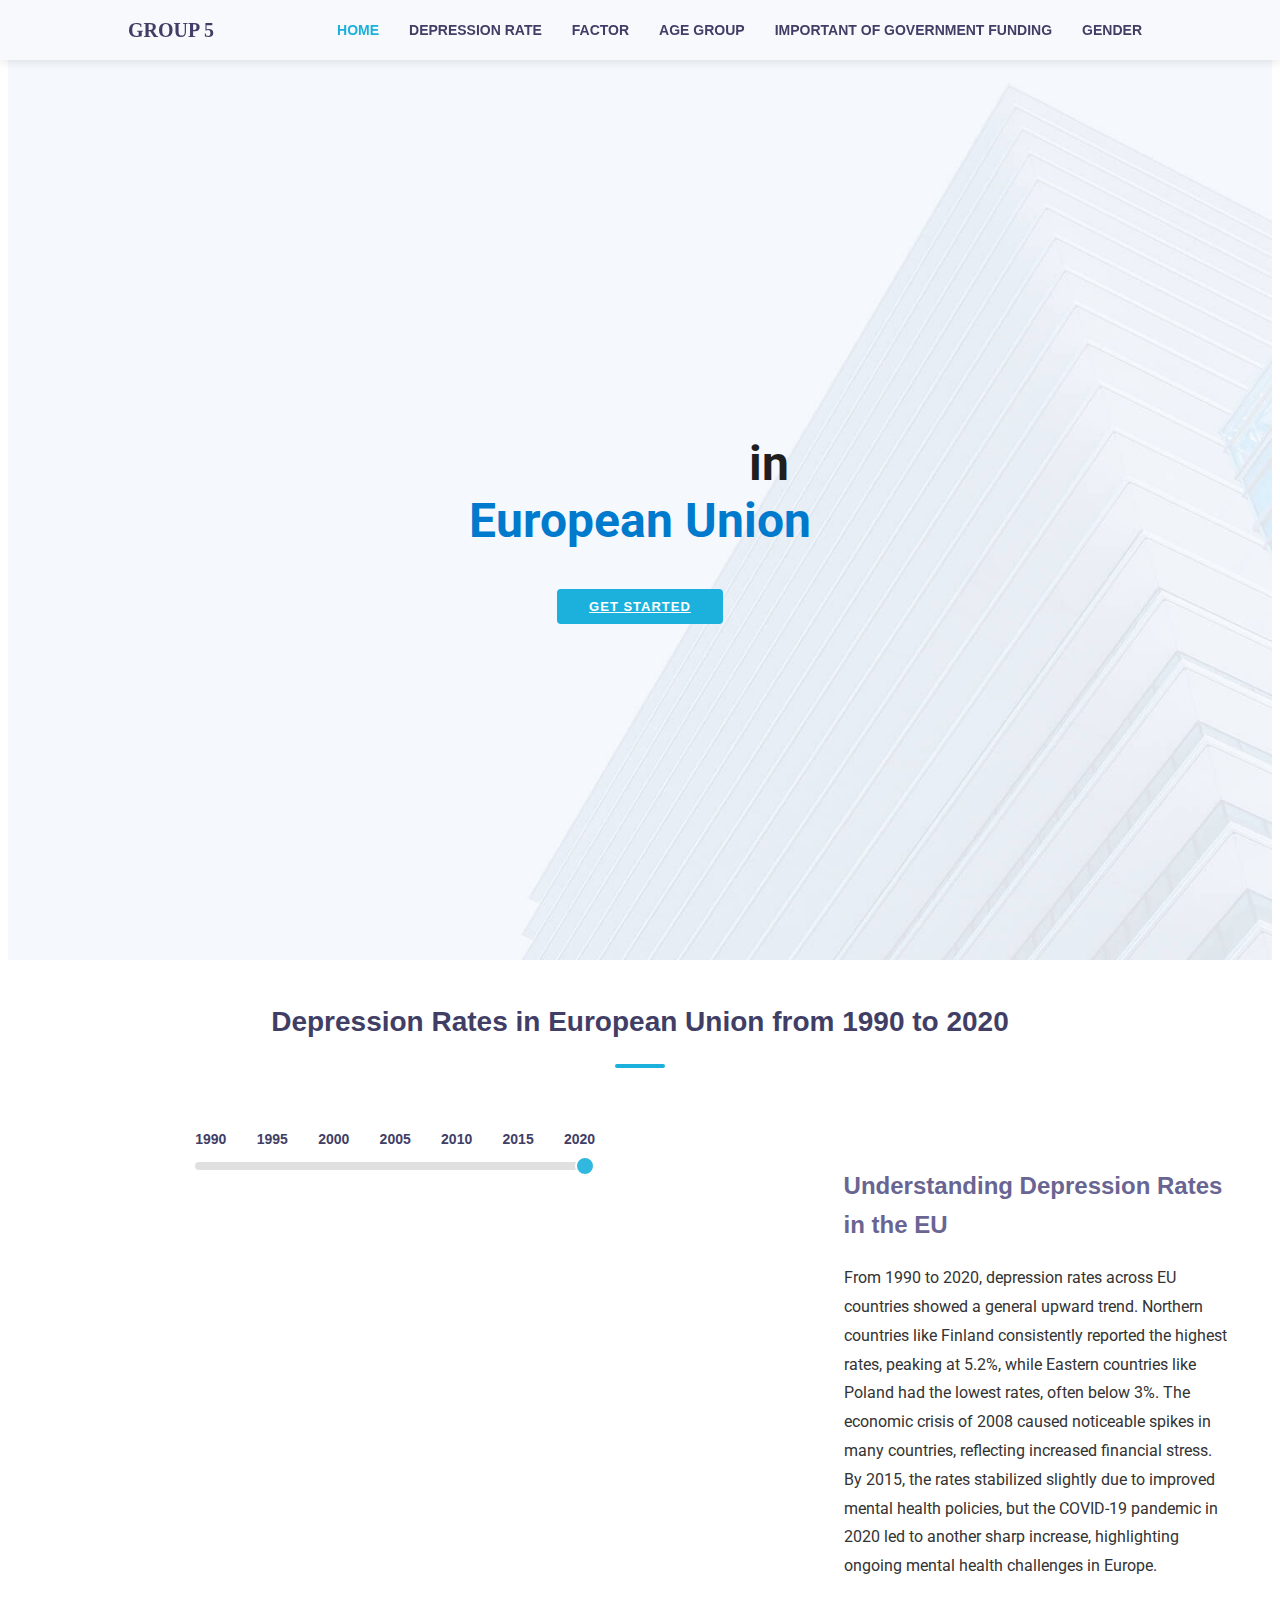
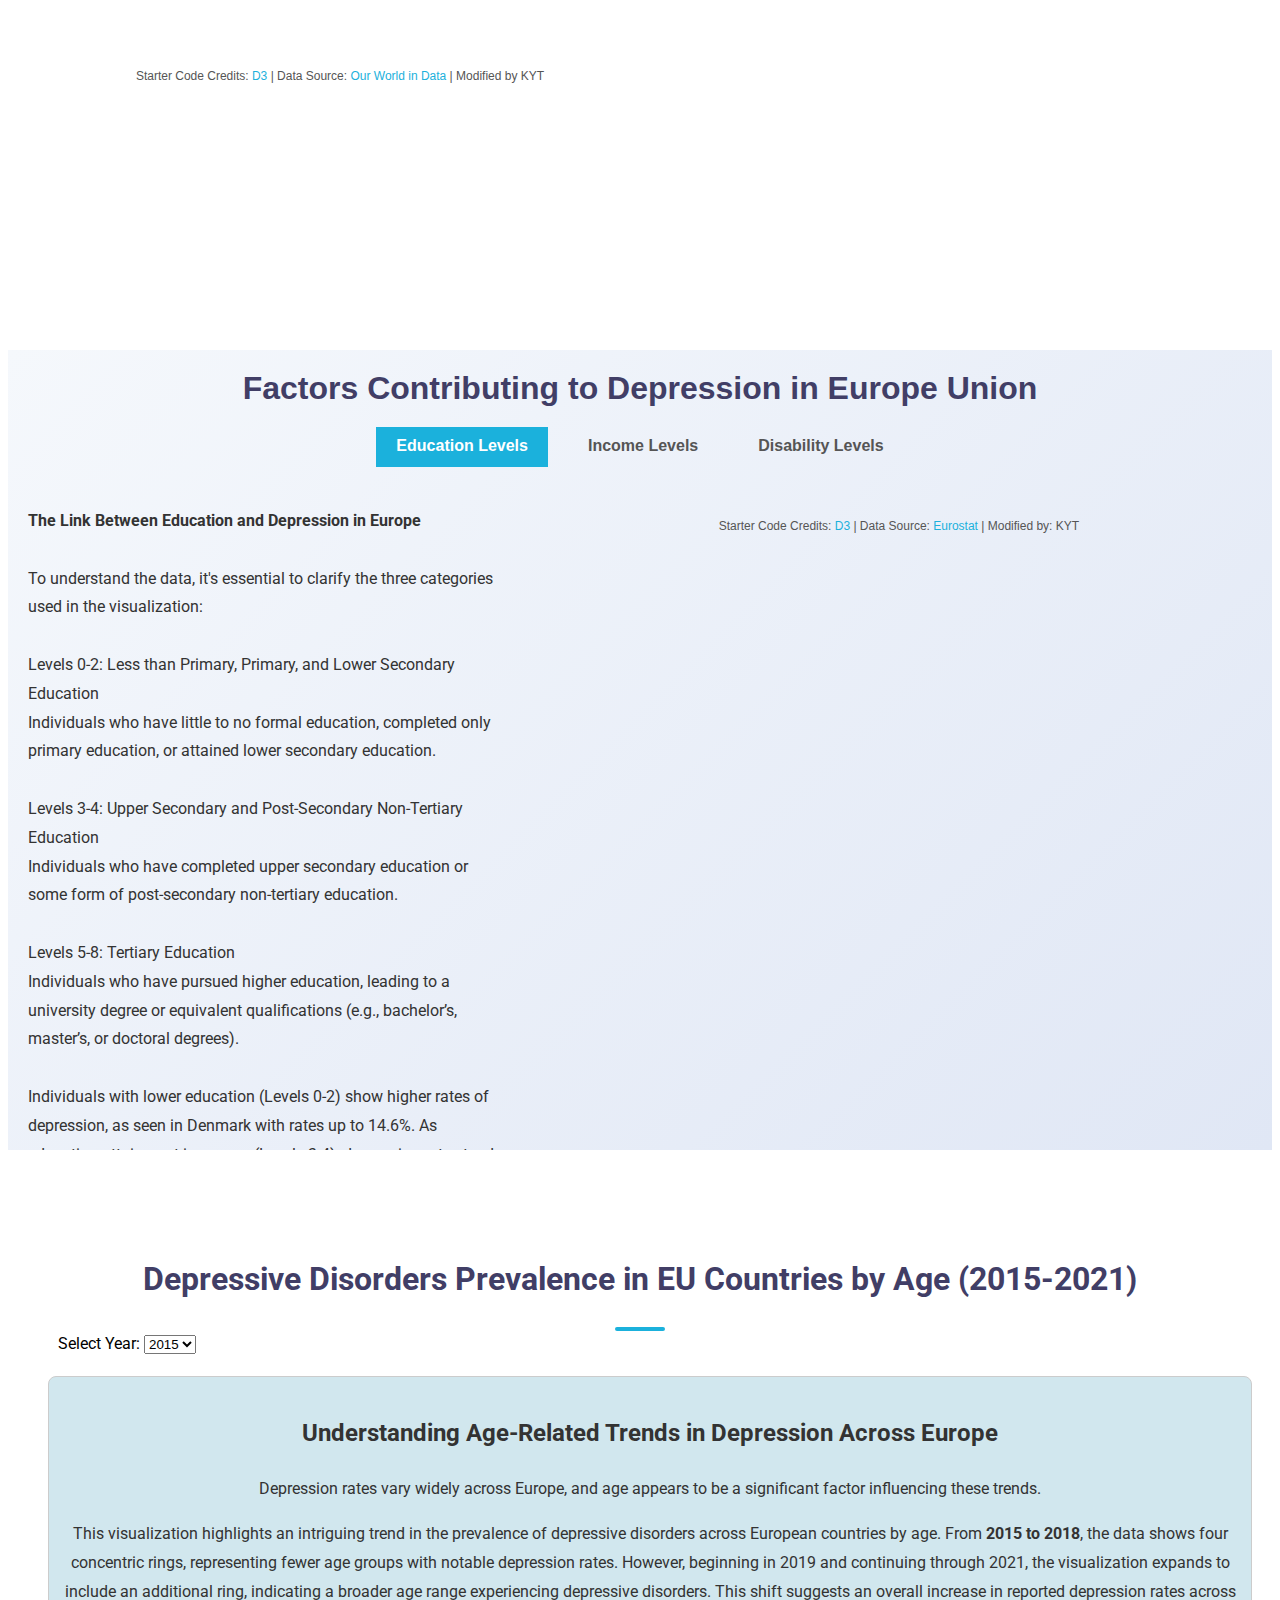
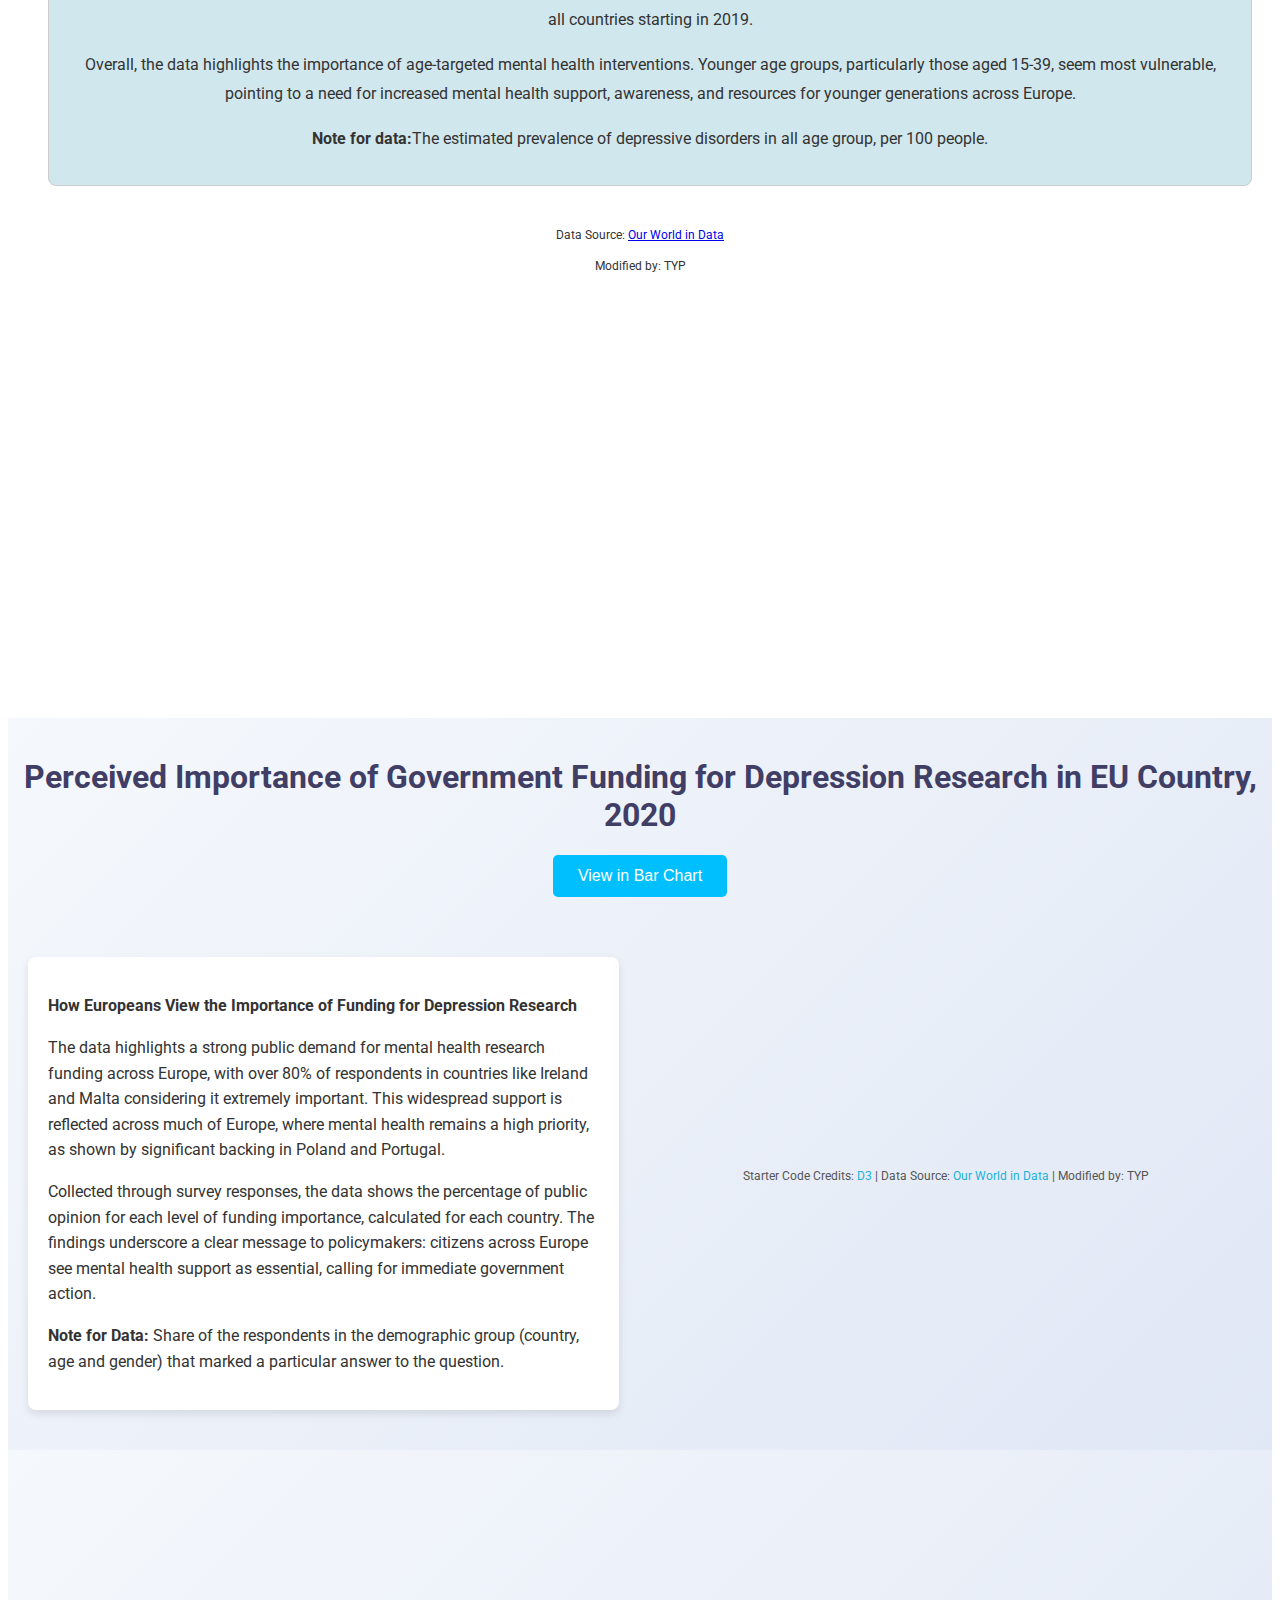
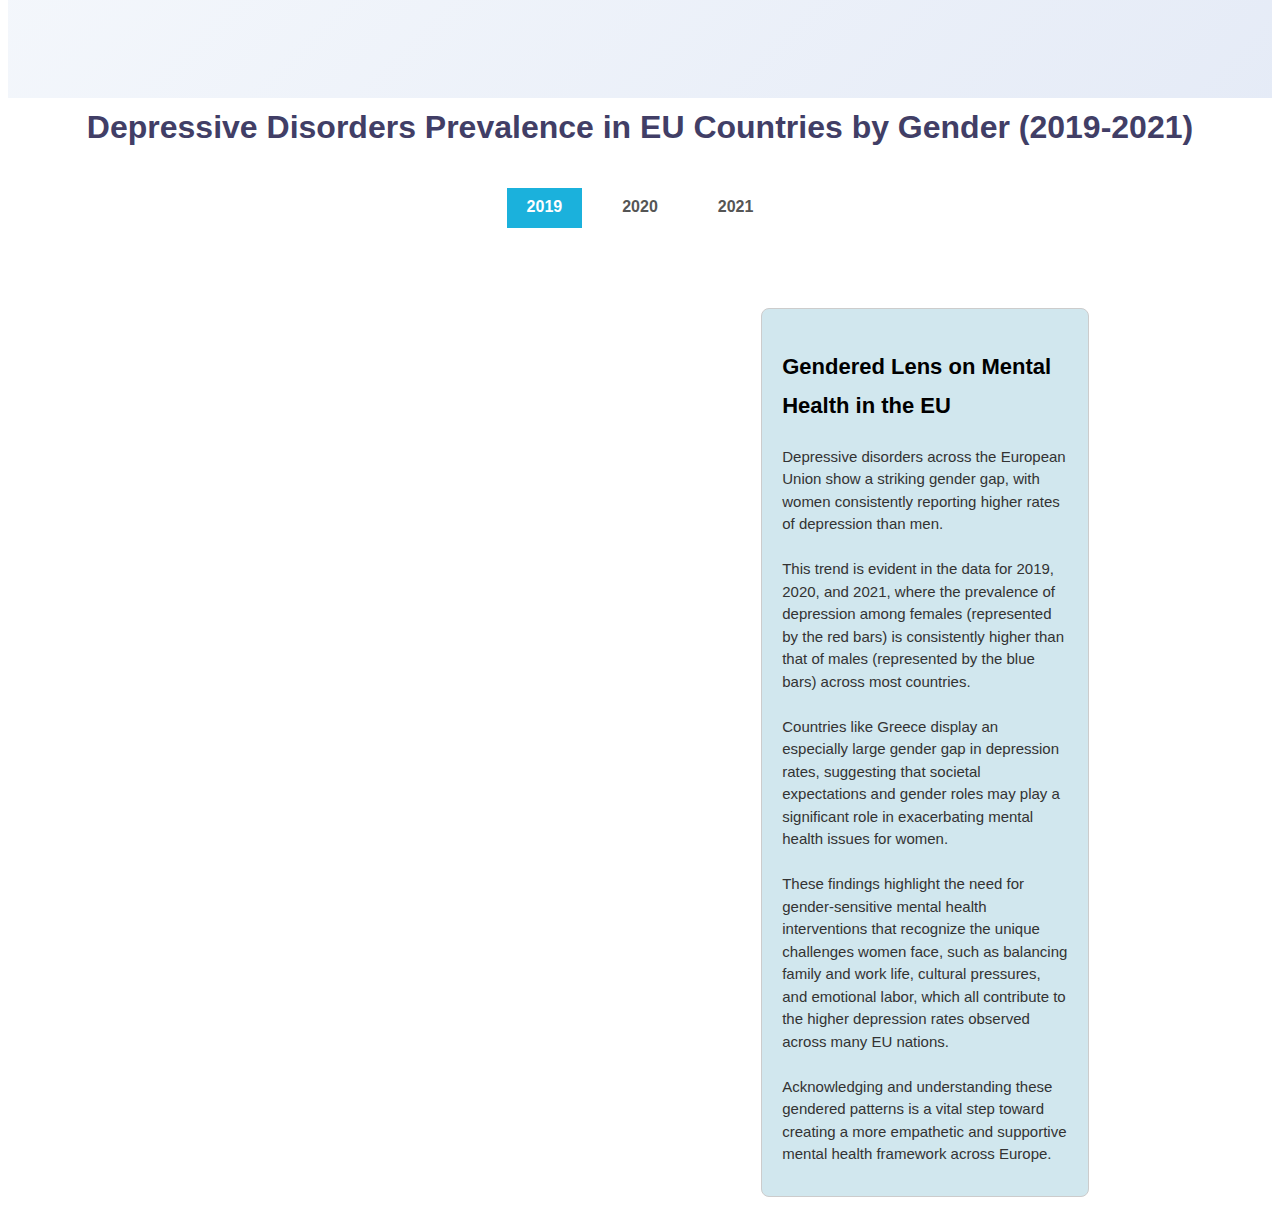
<file: website/index.html>
<!DOCTYPE html>
<html lang="en">
<head>
    <meta charset="UTF-8">
    <meta name="viewport" content="width=device-width, initial-scale=1.0">
    <title>Welcome to Our Website</title>

    <!-- Main Stylesheets -->
    <link href="style.css" rel="stylesheet">

    <!-- Google Fonts -->
    <link href="https://fonts.googleapis.com/css2?family=Roboto:wght@400;700&display=swap" rel="stylesheet">

    <!-- D3.js Library -->
    <script src="https://d3js.org/d3.v6.min.js"></script>
</head>
<body>
    <header id="header">
        <div id="container">
            <div class="header-left">
                <span>GROUP 5</span>
            </div>
            <nav class="main-nav">
                <ul>
                    <li class="active"><a href="#intro">Home</a></li>
                    <li><a href="#design1">Depression Rate</a></li>
                    <li><a href="#design2">Factor</a></li>
                    <li><a href="#design3">Age Group</a></li>
                    <li><a href="#design4">Important of Government Funding</a></li>
                    <li><a href="#design5">Gender</a></li>
                </ul>
            </nav>
        </div>
    </header>

    <section id="intro" class="clearfix">
        <div class="intro-container">
            <div class="intro-info">
                <h2><span class="flip-text">D</span><span class="flip-text">e</span><span class="flip-text">p</span><span class="flip-text">r</span><span class="flip-text">e</span><span class="flip-text">s</span><span class="flip-text">s</span><span class="flip-text">i</span><span class="flip-text">o</span><span class="flip-text">n</span> in<br><span>European Union</span></h2>
                <div>
                    <a href="#design1" class="btn-get-started scrollto">Get Started</a>
                </div>
            </div>
        </div>
    </section>
    

    <section id="design1" class="clearfix">
        <div class="container d-flex h-100">
            <embed type="text/html" src="../design1/design1.html" width="100%" height="800">
        </div>
    </section>

    <section id="design2" class="clearfix">
        <div class="container d-flex h-100">
            <embed type="text/html" src="../design2/design2.html" width="100%" height="800">
        </div>
    </section>

    <section id="design3" class="clearfix">
        <div class="container d-flex h-100">
            <embed type="text/html" src="../design3/design3.html" width="100%" height="1080">
        </div>
    </section>

    <section id="design4" class="clearfix">
        <div class="container d-flex h-100">
            <embed type="text/html" src="../design4/design4.html" width="100%" height="980">
        </div>
    </section>

    <section id="design5" class="clearfix">
        <div class="container d-flex h-100">
            <embed type="text/html" src="../design5/design5.html" width="100%" height="1100">
        </div>
    </section>

</body>
</html>
</file>
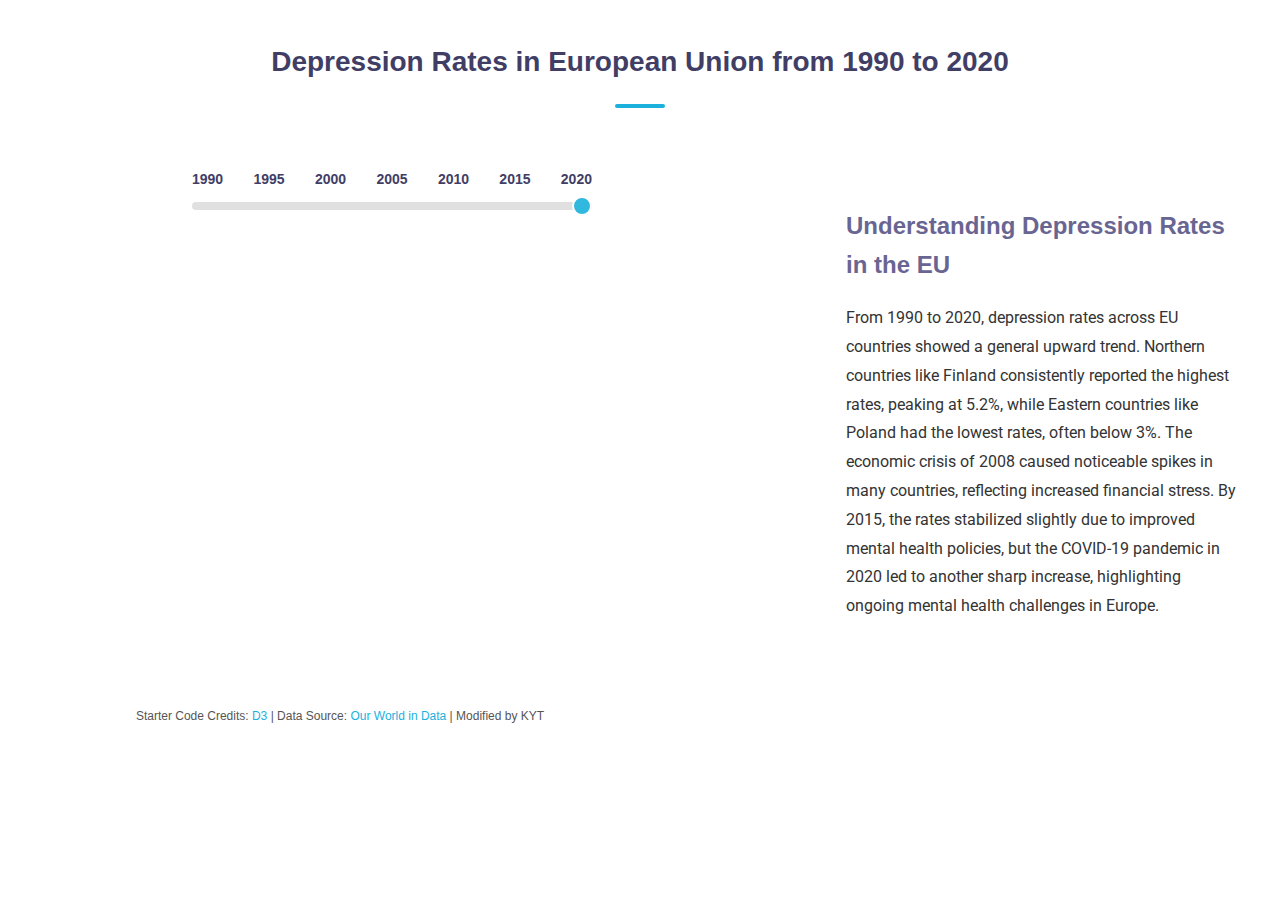
<file: design1/design1.html>
<!DOCTYPE html>
<html lang="en">
<head>
    <meta charset="UTF-8">
    <meta name="viewport" content="width=device-width, initial-scale=1.0">
    <link rel="stylesheet" href="design1.css">
    <link href="https://fonts.googleapis.com/css2?family=Roboto:wght@400;500&display=swap" rel="stylesheet">
    <title>European Union Map with Depression Rates</title>
    <script src="https://d3js.org/d3.v6.min.js"></script>
</head>
<body>
    <div class="header-container">
        <h1>Depression Rates in European Union from 1990 to 2020</h1>
        <div class="underline"></div>
    </div>

    <!-- New wrapper div for layout control -->
    <div class="layout-container">
        <!-- Map on the left side -->
        <div class="map-container">
            <div class="slider-container">
                <div class="slider-labels">
                    <span>1990</span><span>1995</span><span>2000</span><span>2005</span><span>2010</span><span>2015</span><span>2020</span>
                </div>
                <input type="range" id="year-slider" min="1990" max="2020" value="2020" step="1" />
            </div>
            <div id="map"></div>
            <div id="tooltip" class="tooltip"></div>
        </div>

        <!-- Content on the right side -->
        <div class="content">
            <h2>Understanding Depression Rates in the EU</h2>

            <!-- Storytelling Section -->
            <div class="storytelling">
                <p>
                    From 1990 to 2020, depression rates across EU countries showed a general upward trend. Northern countries like Finland consistently reported the highest rates, peaking at 5.2%, while Eastern countries like Poland had the lowest rates, often below 3%. The economic crisis of 2008 caused noticeable spikes in many countries, reflecting increased financial stress. By 2015, the rates stabilized slightly due to improved mental health policies, but the COVID-19 pandemic in 2020 led to another sharp increase, highlighting ongoing mental health challenges in Europe.
                </p>
            </div>
        </div>
    </div>

    <!-- Footer outside map container -->
    <footer class="footer">
        <p>Starter Code Credits: <a href="https://d3js.org" target="_blank">D3</a> | Data Source: <a href="https://ourworldindata.org/grapher/depressive-disorders-prevalence-ihme?tab=table&time=2021..latest" target="_blank">Our World in Data</a> | Modified by KYT</p>
    </footer>

    <script src="design1.js"></script>
    <script>
        // JavaScript to reset the storytelling animation whenever the page is viewed
        document.addEventListener("DOMContentLoaded", function() {
            const storytellingElement = document.querySelector(".storytelling");

            // Reset the animation function
            function resetStorytellingAnimation() {
                storytellingElement.classList.remove("show"); // Remove the "show" class to reset animation
                void storytellingElement.offsetWidth; // Trigger reflow to reset animation
                storytellingElement.classList.add("show"); // Reapply the "show" class to start animation
            }

            // When the user navigates back to the page, reset animation
            window.addEventListener("load", resetStorytellingAnimation);

            // Optionally, listen for hash changes if you're using in-page navigation
            window.addEventListener("hashchange", resetStorytellingAnimation);
        });
    </script>
</body>
</html>
</file>
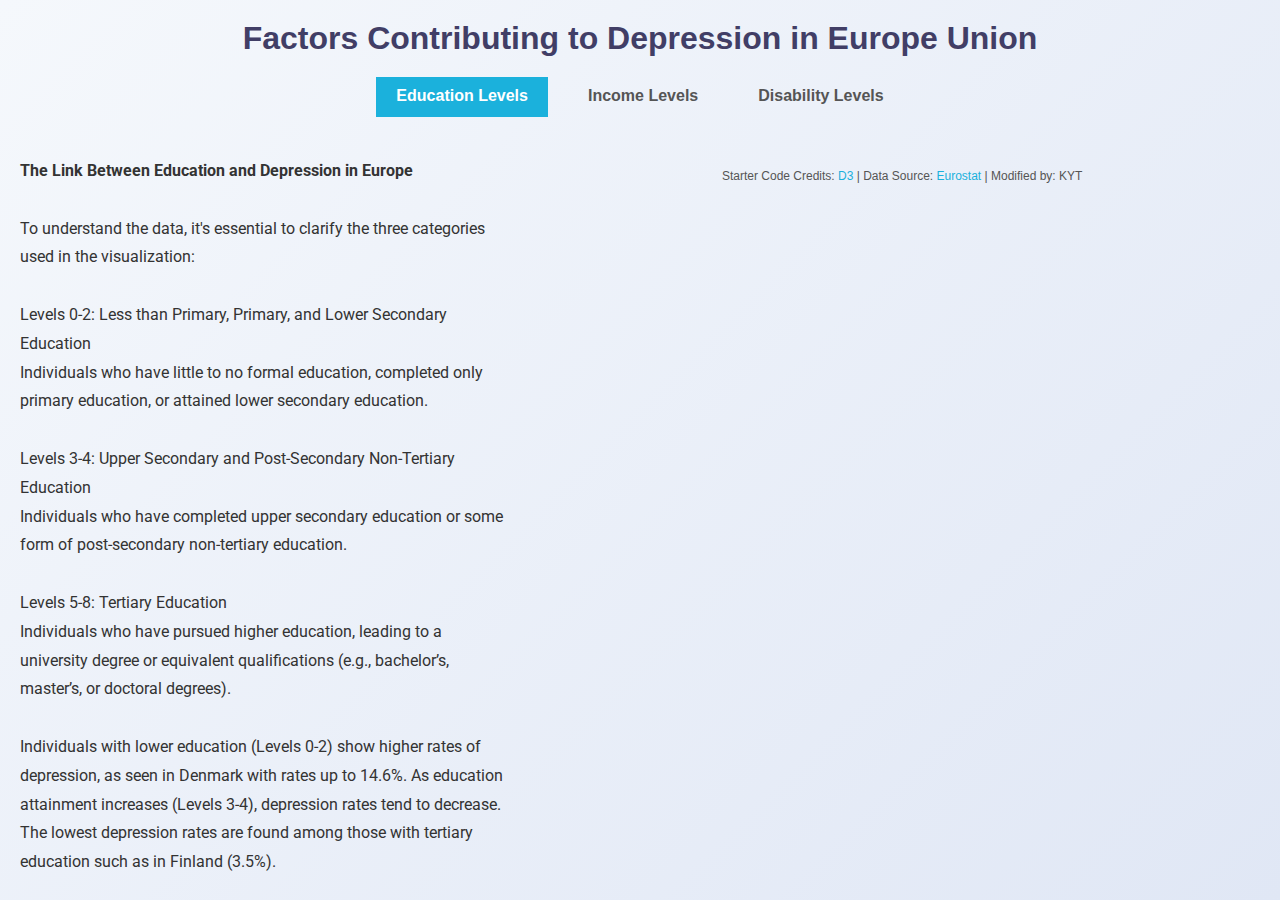
<file: design2/design2.html>
<!DOCTYPE html>
<html lang="en">
<head>
    <meta charset="UTF-8">
    <meta name="viewport" content="width=device-width, initial-scale=1.0">
    <title>Stacked Bar Charts for Factors of Depression</title>
    <link rel="stylesheet" href="design2.css">
    <link href="https://fonts.googleapis.com/css2?family=Roboto:wght@400;500&display=swap" rel="stylesheet">
</head>
<body>
    <h1>Factors Contributing to Depression in Europe Union</h1>
    
    <div class="button-container">
        <button onclick="showChart('education')" class="active">Education Levels</button>
        <button onclick="showChart('income')">Income Levels</button>
        <button onclick="showChart('disability')">Disability Levels</button>
    </div>

    <div class="content-container">
        <div class="description" id="description">
            <!-- Storytelling for Education Levels -->
            <p id="educationDesc" class="desc">
                <strong>The Link Between Education and Depression in Europe</strong><br><br>
                To understand the data, it's essential to clarify the three categories used in the visualization:
                <br><br>
                Levels 0-2: Less than Primary, Primary, and Lower Secondary Education
                <br>
                Individuals who have little to no formal education, completed only primary education, or attained lower secondary education.
                <br><br>
                Levels 3-4: Upper Secondary and Post-Secondary Non-Tertiary Education
                <br>
                Individuals who have completed upper secondary education or some form of post-secondary non-tertiary education.
                <br><br>
                Levels 5-8: Tertiary Education
                <br>
                Individuals who have pursued higher education, leading to a university degree or equivalent qualifications (e.g., bachelor’s, master’s, or doctoral degrees).
                <br><br>
                Individuals with lower education (Levels 0-2) show higher rates of depression, as seen in Denmark with rates up to 14.6%. As education attainment increases (Levels 3-4), depression rates tend to decrease. The lowest depression rates are found among those with tertiary education such as in Finland (3.5%).
            </p>            

            <!-- Storytelling for Income Levels -->
            <p id="incomeDesc" class="desc" style="display:none;">
                <strong>How Financial Hardship Shadows Mental Well-being in Europe</strong><br><br>
                To better understand the data, it is essential to clarify the categories used in the visualization:
                <br><br>
                First Quintile (Lowest Income Group): Represents the poorest 20% of the population.
                <br><br>
                Second Quintile (Lower-Middle Income Group): Individuals with slightly better financial stability than the lowest income group but still facing challenges.
                <br><br>
                Third Quintile (Middle Income Group): Reflects the average income earners, who generally have moderate financial stability.
                <br><br>
                Fourth Quintile (Upper-Middle Income Group): Individuals who are financially secure, with fewer concerns about meeting daily needs.
                <br><br>
                Fifth Quintile (Highest Income Group): Represent the wealthiest 20% of the population.
                <br><br>
                For example, in Sweden, the lowest income group had a higher rate of depression (18.6%), while the highest income group had a lower rate (6.1%). 
            </p>

            <!-- Storytelling for Disability Levels -->
            <p id="disabilityDesc" class="desc" style="display:none;">
                <strong>How Physical Limitations Shape Depression</strong><br><br>
                This analysis explores the association between different levels of physical limitations and the incidence of depression across European countries. To help understand the data, it is first important to clarify the categories used in the visualization:
                <br><br>
                Moderate: This category includes individuals who face some difficulties in daily activities but are still able to manage basic functions independently.
                <br><br>
                Severe: This group represents individuals who have significant physical challenges and often require assistance or adaptations to daily tasks.
                <br><br>
                Some or Severe: This combined category covers moderate and severe limitations.
                <br><br>
                None (no disability): This category includes individuals who report no physical limitations affecting their daily activities, despite depressive symptoms.
                <br><br>
                The deeper the physical limitations, the heavier the mental toll. In countries such as Denmark and Luxembourg, the prevalence of depression among persons with severe disabilities reaches 45.9% and 40.4%.
            </p>
        </div>

        <div class="chart-container">
            <div id="chartContainer">
                <div id="educationChart" class="chart"></div>
                <div id="incomeChart" class="chart"></div>
                <div id="disabilityChart" class="chart"></div>
            </div>

            <!-- Footer Section for each Chart -->
            <footer id="educationFooter" class="data-source">
                <p>Starter Code Credits: <a href="https://d3js.org/" target="_blank">D3</a> | Data Source: <a href="https://ec.europa.eu/eurostat/databrowser/product/view/hlth_ehis_mh1e?category=hlth.hlth_state.hlth_sph" target="_blank">Eurostat</a> | Modified by: KYT</p>
            </footer>
            <footer id="incomeFooter" class="data-source" style="display:none;">
                <p>Starter Code Credits: <a href="https://d3js.org/" target="_blank">D3</a> | Data Source: <a href="https://ec.europa.eu/eurostat/databrowser/view/hlth_ehis_mh1i/default/table?lang=en&category=hlth.hlth_state.hlth_sph" target="_blank">Eurostat</a> | Modified by: KYT</p>
            </footer>
            <footer id="disabilityFooter" class="data-source" style="display:none;">
                <p>Starter Code Credits: <a href="https://d3js.org/" target="_blank">D3</a> | Data Source: <a href="https://ec.europa.eu/eurostat/databrowser/product/view/hlth_ehis_mh1d?category=hlth.hlth_state.hlth_sph" target="_blank">Eurostat</a> | Modified by: KYT</p>
            </footer>
        </div>
    </div>

    <script src="https://d3js.org/d3.v7.min.js"></script>
    <script src="design2.js"></script>
</body>
</html>
</file>
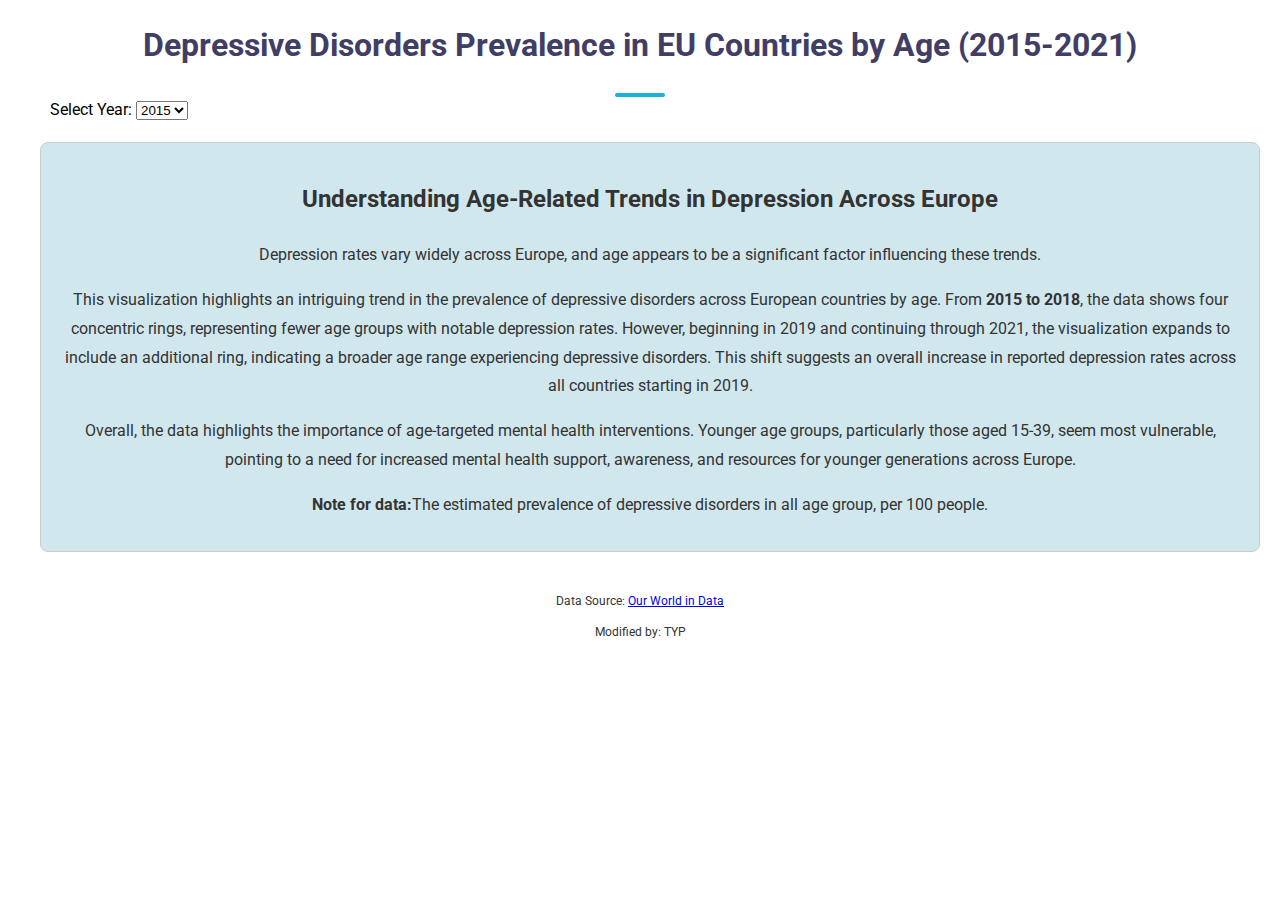
<file: design3/design3.html>
<!DOCTYPE html>
<html lang="en">
<head>
    <meta charset="UTF-8">
    <meta name="viewport" content="width=device-width, initial-scale=1.0">
    <title>Depressive Disorders Prevalence in EU Countries by Age</title>
    <link rel="stylesheet" href="design3.css">
    <link href="https://fonts.googleapis.com/css2?family=Roboto:wght@400;700&display=swap" rel="stylesheet">
</head>
<body>
    <h1>Depressive Disorders Prevalence in EU Countries by Age (2015-2021)</h1>
    <div class="underline"></div>

    <!-- Year Selection Dropdown -->
    <div style="text-align: left; margin-left: 50px;">
        <label for="yearSelect">Select Year:</label>
        <select id="yearSelect">
            <option value="age_2015.csv"selected>2015</option>
            <option value="age_2016.csv">2016</option>
            <option value="age_2017.csv">2017</option>
            <option value="age_2018.csv">2018</option>
            <option value="age_2019.csv">2019</option>
            <option value="age_2020.csv">2020</option>
            <option value="age_2021.csv">2021</option>
        </select>
    </div>

    <div class="content-container">
        <!-- Chart Container on the Left -->
        <div id="chart"></div>
        <div id="tooltip" class="tooltip"></div>

        <!-- Storytelling Section on the Right -->
        <div id="storytelling-section">
            <h2>Understanding Age-Related Trends in Depression Across Europe</h2>
            <p>Depression rates vary widely across Europe, and age appears to be a significant factor influencing these trends.</p>
            <p>This visualization highlights an intriguing trend in the prevalence of depressive disorders across European countries by age. From <strong>2015 to 2018</strong>, the data shows four concentric rings, representing fewer age groups with notable depression rates. However, beginning in 2019 and continuing through 2021, the visualization expands to include an additional ring, indicating a broader age range experiencing depressive disorders. This shift suggests an overall increase in reported depression rates across all countries starting in 2019.</p>
            <p>Overall, the data highlights the importance of age-targeted mental health interventions. Younger age groups, particularly those aged 15-39, seem most vulnerable, pointing to a need for increased mental health support, awareness, and resources for younger generations across Europe.</p>
            <p><strong>Note for data:</strong>The estimated prevalence of depressive disorders in all age group, per 100 people.</p>
        </div>
    </div>

    <footer class="data-source">
        <p>Data Source: <a href="https://ourworldindata.org/grapher/depressive-disorders-prevalence-by-age?tab=table" target="_blank">Our World in Data</a></p>
        <p>Modified by: TYP</p>
    </footer>

    <script src="https://d3js.org/d3.v7.min.js"></script>
    <script src="design3.js"></script>
</body>

</html>
</file>
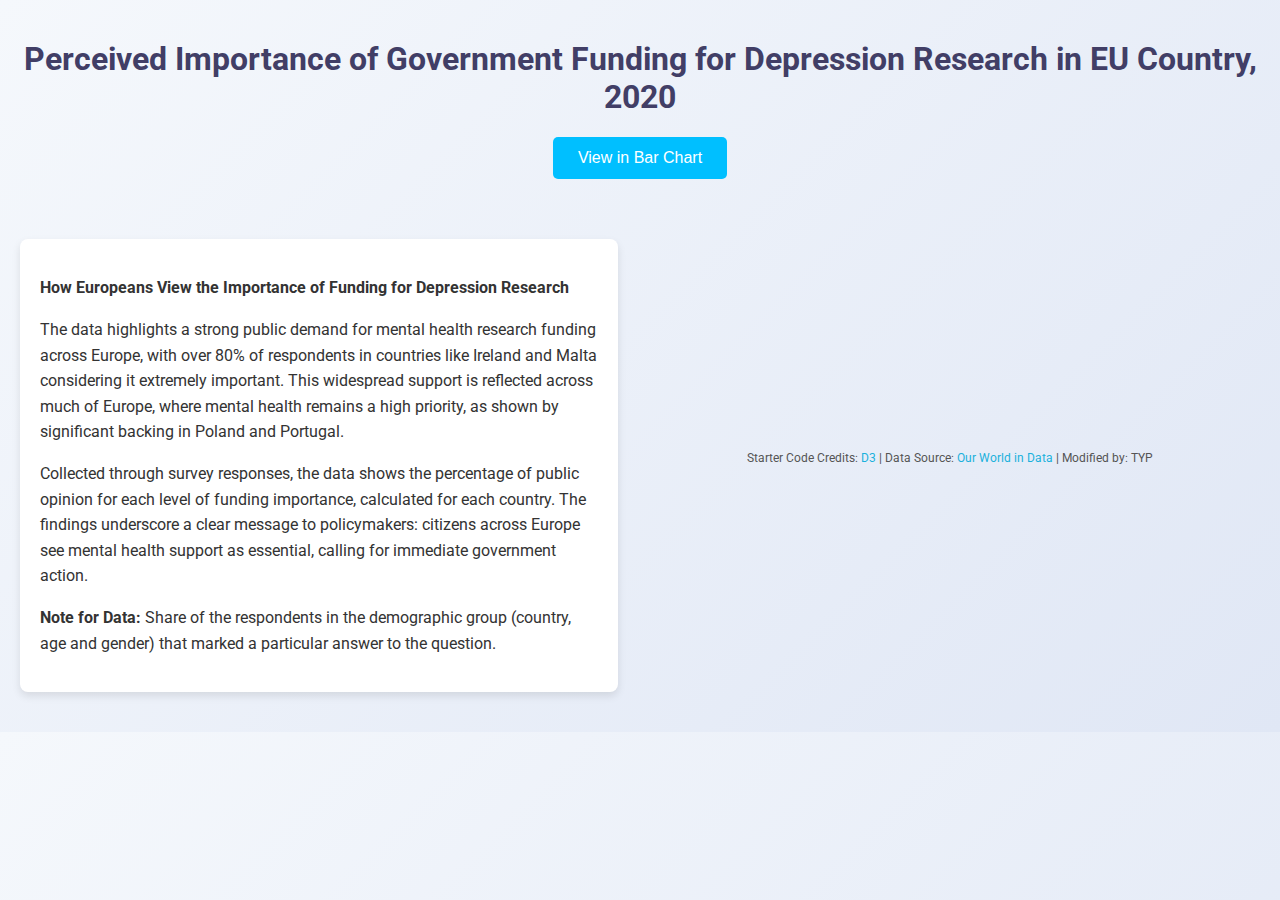
<file: design4/design4.html>
<!DOCTYPE html>
<html lang="en">
<head>
    <meta charset="UTF-8">
    <meta name="viewport" content="width=device-width, initial-scale=1.0">
    <title>Perceived Importance of Government Funding for Depression Research</title>
    <link rel="stylesheet" href="design4.css">
    <link href="https://fonts.googleapis.com/css2?family=Roboto:wght@400;500&display=swap" rel="stylesheet">
</head>
<body>
    <h1>Perceived Importance of Government Funding for Depression Research in EU Country, 2020</h1>
    
    <div class="button-container">
        <button onclick="toggleChartType()" class="active">View in Bar Chart</button>
    </div>

    <div class="content-container">
        <div class="description" id="description">
            <p><strong>How Europeans View the Importance of Funding for Depression Research</strong></p>
            <p>The data highlights a strong public demand for mental health research funding across Europe, with over 80% of respondents in countries like Ireland and Malta considering it extremely important. This widespread support is reflected across much of Europe, where mental health remains a high priority, as shown by significant backing in Poland and Portugal.</p>
            <p>Collected through survey responses, the data shows the percentage of public opinion for each level of funding importance, calculated for each country. The findings underscore a clear message to policymakers: citizens across Europe see mental health support as essential, calling for immediate government action.</p>
            <p><strong>Note for Data:</strong> Share of the respondents in the demographic group (country, age and gender) that marked a particular answer to the question.</p>
        </div>

        <div class="chart-container">
            <div id="heatmap-chart" class="chart"></div>
            <div id="bar-chart-container" class="chart"></div>

            <!-- Footer for data source -->
            <footer class="data-source">
                <p>Starter Code Credits: <a href="https://d3js.org/" target="_blank">D3</a> | Data Source: <a href="https://ourworldindata.org/grapher/importance-government-funding-research-anxiety-depression?country=AUT~BEL~BGR~HRV~CYP~CZE~DNK~EST~FIN~FRA~DEU~GRC~HUN~IRL~ITA~LVA~LTU~MLT~NLD~POL~PRT~ROU~SVN~SVK~ESP~SWE" target="_blank">Our World in Data</a> | Modified by: TYP</p>
            </footer>
        </div>
    </div>

    <script src="https://d3js.org/d3.v7.min.js"></script>
    <script src="design4.js"></script>
</body>
</html>
</file>
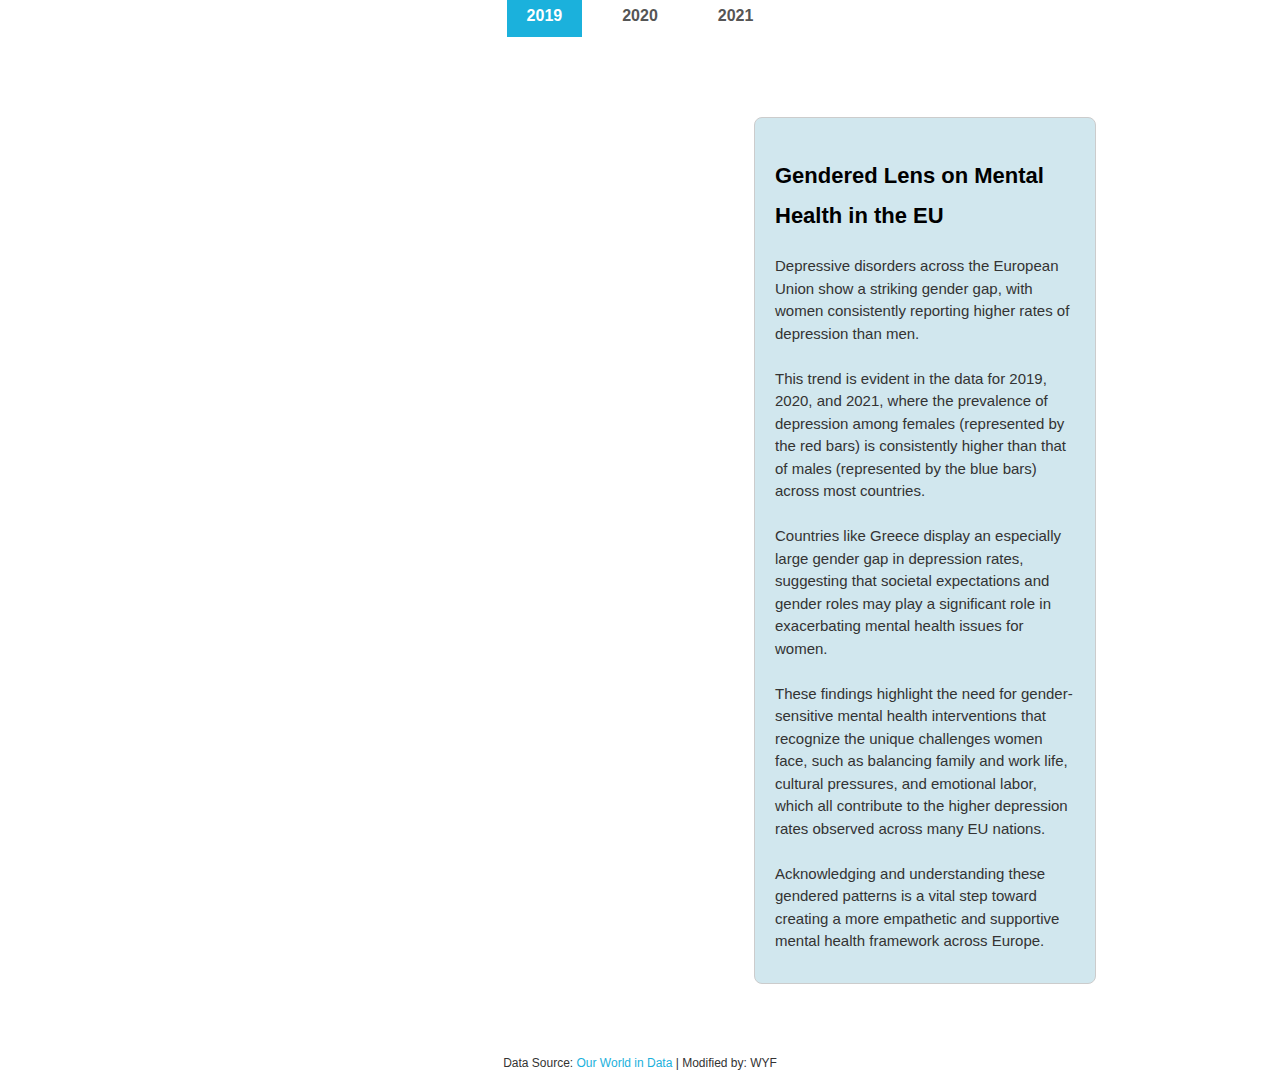
<file: design5/design5.html>
<!DOCTYPE html>
<html lang="en">
<head>
    <meta charset="UTF-8">
    <meta name="viewport" content="width=device-width, initial-scale=1.0">
    <title>Depressive Disorders Prevalence in EU Countries by Gender</title>
    <script src="https://d3js.org/d3.v6.min.js"></script>
    <link rel="stylesheet" href="design5.css">
</head>
<body>
    <div class="title-container">
        <h1>Depressive Disorders Prevalence in EU Countries by Gender (2019-2021)</h1>
    </div>

    <!-- Buttons for selecting year -->
    <div class="button-container">
        <button class="button active" id="button-2019">2019</button>
        <button class="button" id="button-2020">2020</button>
        <button class="button" id="button-2021">2021</button>
    </div>

    <!-- Chart and explanation sections -->
    <div class="container">
        <div class="chart-section">
            <svg id="chart" width="800" height="500"></svg>
        </div>
        <div class="explanation-section">
            <h2><strong>Gendered Lens on Mental Health in the EU</strong></h2>
            <p>
                Depressive disorders across the European Union show a striking gender gap, with women consistently reporting higher rates of depression than men.
                <br><br> 
                This trend is evident in the data for 2019, 2020, and 2021, where the prevalence of depression among females (represented by the red bars) is consistently higher 
                than that of males (represented by the blue bars) across most countries.
                <br><br>
                Countries like Greece display an especially large gender gap in depression rates, suggesting that societal expectations and gender roles may play a significant role in 
                exacerbating mental health issues for women. 
                <br><br> 
                These findings highlight the need for gender-sensitive mental health interventions that recognize the unique challenges women face, 
                such as balancing family and work life, cultural pressures, and emotional labor, which all contribute to the higher depression rates observed across many EU nations.
                <br><br> 
                Acknowledging and understanding these gendered patterns is a vital step toward creating a more empathetic and supportive 
                mental health framework across Europe.
            </p>
        </div>
    </div>

    <!-- Footer Section for the Chart -->
    <div class="footer">
        <p>Data Source: <a href="https://ourworldindata.org/grapher/depressive-disorders-prevalence-males-vs-females?time=2015" target="_blank">Our World in Data</a> | Modified by: WYF</p>
    </div>

    <script src="design5.js"></script>
</body>
</html>
</file>
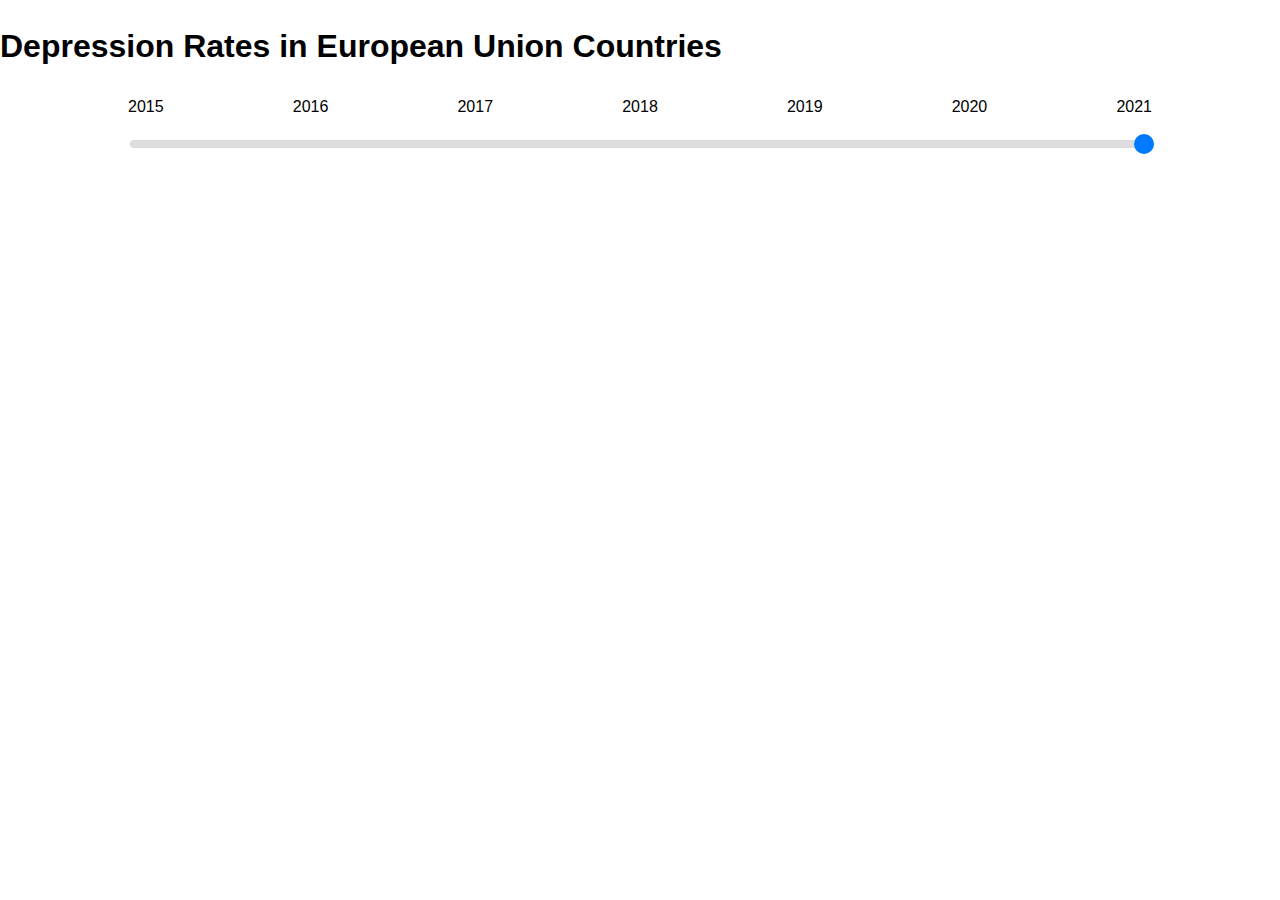
<file: map/design1.html>
<!DOCTYPE html>
<html lang="en">
<head>
    <meta charset="UTF-8">
    <meta name="viewport" content="width=device-width, initial-scale=1.0">
    <link rel="stylesheet" href="design1.css">
    <title>European Union Map with Depression Rates</title>
    <script src="https://d3js.org/d3.v6.min.js"></script>
</head>
<body>

    <h1>Depression Rates in European Union Countries</h1>

    <div class="slider-container">
        <div class="slider-labels">
            <span>2015</span>
            <span>2016</span>
            <span>2017</span>
            <span>2018</span>
            <span>2019</span>
            <span>2020</span>
            <span>2021</span>
        </div>
        <input type="range" id="year-slider" min="2015" max="2021" value="2021" step="1" />
    </div>
        
    
    <div id="tooltip" class="tooltip"></div>
    <script src="design1.js"></script>
</body>
</html>
</file>
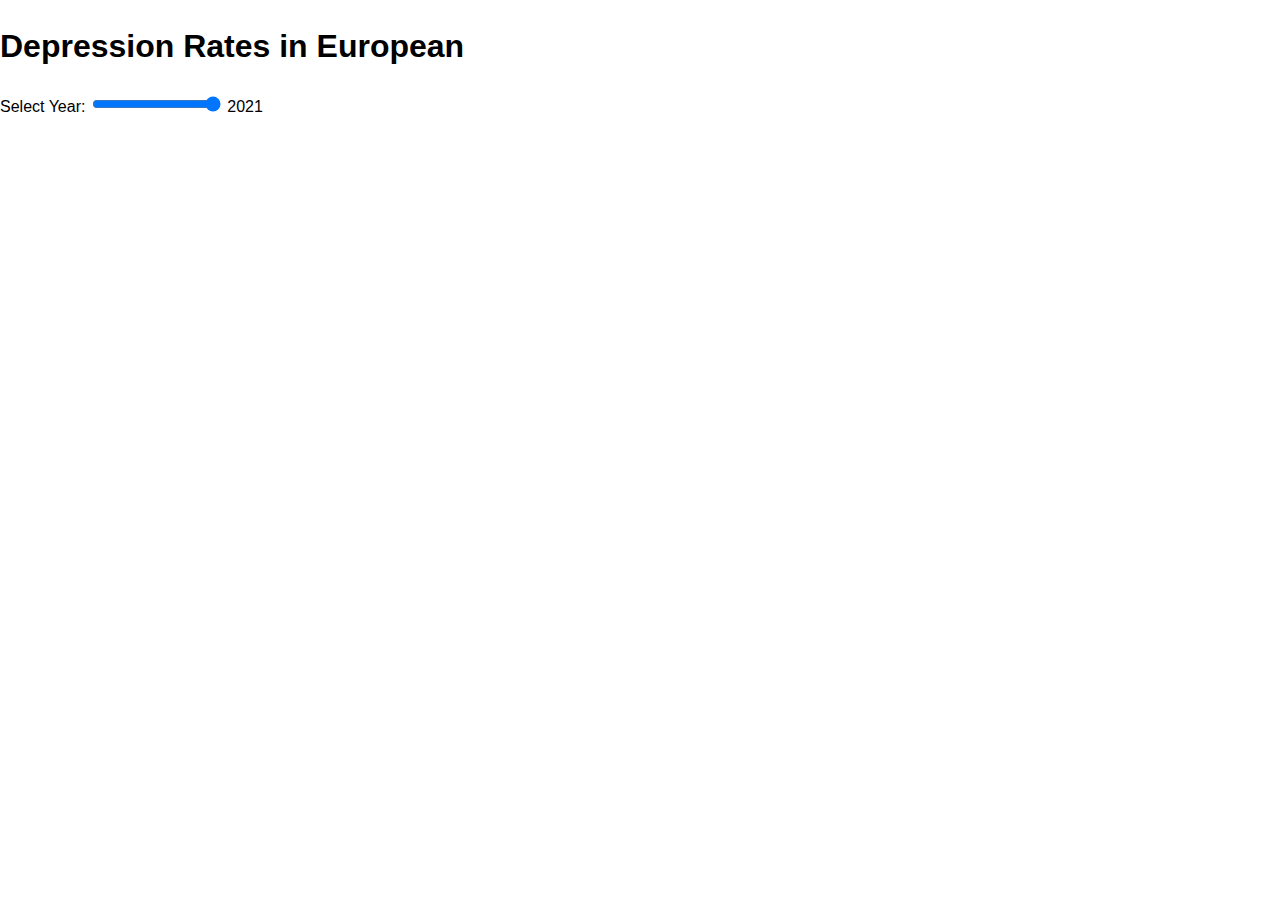
<file: map/map.html>
<!DOCTYPE html>
<html lang="en">
<head>
    <meta charset="UTF-8">
    <meta name="viewport" content="width=device-width, initial-scale=1.0">
    <link rel="stylesheet" href="map.css">
    <title>European Union Map with Depression Rates</title>
    <script src="https://d3js.org/d3.v6.min.js"></script>
</head>
<body>

<h1>Depression Rates in European</h1>
<script src = "map.js"></script>
<div id="tooltip" class="tooltip"></div>
<div>
    <label for="yearSlider">Select Year:</label>
    <input type="range" id="yearSlider" min="2017" max="2021" value="2021" step="1">
    <span id="selectedYear">2021</span>
</div>


</body>
</html>
</file>
<file: website/style.css>
/*--------------------------------------------------------------
# Header
--------------------------------------------------------------*/

#header {
  height: 60px;
  padding: 0;
  transition: all 0.5s;
  z-index: 997;
  position: fixed;
  left: 0;
  top: 0;
  right: 0;
  background-color: #f7f9fc;
  box-shadow: 0px 2px 10px rgba(0, 0, 0, 0.1);
  display: flex;
  justify-content: center;
  align-items: center;
}

#container {
  width: 80%; /* Adjusted width for better layout */
  display: flex;
  justify-content: space-between; /* Align items to left and right */
  align-items: center;
}

.header-left {
  font-size: 20px;
  font-weight: 700;
  color: #413e66;
}

.main-nav ul {
  display: flex;
  justify-content: flex-end;
}

.main-nav > ul > li {
  position: relative;
  margin-left: 10px;
  list-style: none;
}

.main-nav a {
  color: #413e66;
  padding: 5px 10px;
  font-size: 14px;
  font-family: "Open Sans", sans-serif;
  text-transform: uppercase;
  font-weight: 600;
  transition: 0.3s;
  text-decoration: none;
}

.main-nav a:hover,
.main-nav .active > a {
  color: #1bb1dc;
}


/*--------------------------------------------------------------
# Intro Section with Background Image
--------------------------------------------------------------*/

#intro {
  width: 100%;
  height: 100vh;
  position: relative;
  background: url("image/intro-bg.jpg") no-repeat center center;
  background-size: cover;
  display: flex;
  align-items: center;
  justify-content: center;
  margin-bottom: 10;
  margin-top: 60px;
}

.intro-container {
  text-align: center;
  color: #413e66;
}

#intro .intro-info h2 {
  color: #1f1f1f;
  margin-bottom: 40px;
  font-size: 48px;
  font-weight: 700;
}

#intro .intro-info h2 span {
  color: #007acc;
}

#intro .intro-info .btn-get-started {
  font-family: "Montserrat", sans-serif;
  font-size: 13px;
  font-weight: 600;
  text-transform: uppercase;
  letter-spacing: 1px;
  display: inline-block;
  padding: 10px 32px;
  border-radius: 4px;
  transition: 0.5s;
  color: #fff;
  background: #1bb1dc;
}

#intro .intro-info .btn-get-started:hover {
  background: #0a98c0;
}

/*--------------------------------------------------------------
# Introduction Text Styling
--------------------------------------------------------------*/

.intro-info p {
  font-size: 18px; /* Adjusted size for readability */
  line-height: 1.8;
  color: #444; /* Slightly darker gray for text */
  margin: 20px 0; /* Spacing above and below the paragraph */
  padding: 0 15px;
  max-width: 80%; /* Ensure the text doesn't stretch too wide */
  text-align: center; /* Center-align the paragraph */
  margin-left: auto;
  margin-right: auto;
}

.intro-info p strong {
  font-weight: 700;
  color: #1f1f1f; /* Make the key words stand out */
}

.intro-info p span {
  font-weight: 600;
  color: #007acc;
}

#intro .intro-info p {
  margin-top: 20px;
  font-family: 'Roboto', sans-serif;
}

#intro .intro-info h2 {
  font-family: 'Roboto', sans-serif; /* Ensure Roboto is used for the heading */
}

/* Flipping text effect for each letter */
.flip-text {
  display: inline-block;
  font-weight: 700;
  font-size: 48px; /* Match the font size from your h2 */
  color: #1f1f1f;
  animation: flip 4s infinite; /* Increased duration to 4 seconds */
  animation-delay: var(--delay);
  opacity: 0;
}

/* Animation for each letter flipping from left to right */
@keyframes flip {
  0% {
    transform: rotateY(0deg);
    opacity: 1;
  }
  50% {
    transform: rotateY(180deg);
    opacity: 0;
  }
  100% {
    transform: rotateY(360deg);
    opacity: 1;
  }
}

/* Adding delay for each letter */
.flip-text:nth-child(1) {
  --delay: 0s;
}
.flip-text:nth-child(2) {
  --delay: 0.1s;
}
.flip-text:nth-child(3) {
  --delay: 0.2s;
}
.flip-text:nth-child(4) {
  --delay: 0.3s;
}
.flip-text:nth-child(5) {
  --delay: 0.4s;
}
.flip-text:nth-child(6) {
  --delay: 0.5s;
}
.flip-text:nth-child(7) {
  --delay: 0.6s;
}
.flip-text:nth-child(8) {
  --delay: 0.7s;
}
.flip-text:nth-child(9) {
  --delay: 0.8s;
}
.flip-text:nth-child(10) {
  --delay: 0.9s;
}

/*--------------------------------------------------------------
# Design 1 Section
--------------------------------------------------------------*/
section {
  margin-top: 0;
  padding: 0;
  min-height: 0; /* Ensure sections do not stretch beyond content */
}

#design1 {
  padding-top: 0px; /* Keep the current padding-top */
  padding-bottom: 80px;
  min-height: 100vh;
  background-color: #ffffff;
}

#design2 {
  padding-top: 10px; /* Keep the current padding-top */
  padding-bottom: 80px;
  margin-top: -50;
}
</file>
<file: design1/design1.css>
html, body {
  height: 100%; /* Ensure full height */
  margin: 0; /* Remove any default margin */
  padding: 0; /* Remove any default padding */
  overflow-x: hidden; /* Prevent horizontal scroll */
  overflow-y: auto; /* Allow vertical scroll if necessary */
}

body {
  font-family: Arial, sans-serif;
  line-height: 1.6;
  background-color: #ffffff;
}

.header-container {
  text-align: center;
  margin: 40px 0;
}

.header-container h1 {
  font-size: 28px;
  font-weight: bold;
  color: #413e66;
}

.underline {
  width: 50px;
  height: 4px;
  background-color: #1bb1dc; 
  margin: 8px auto 0;
  border-radius: 2px;
}

.layout-container {
  display: flex;
  justify-content: space-between;
  gap: 20px;
  padding: 20px;
  max-width: 100%;
  flex-wrap: wrap; /* Allow wrapping of content */
  box-sizing: border-box;
  overflow: hidden; /* Prevent overflow */
}

.content {
  flex: 1;
  max-width: 35%;
  padding: 20px;
  box-sizing: border-box;
  overflow: hidden; /* Prevent content overflow */
}

.content h2 {
  color: #696592;
  font-family: "Montserrat", sans-serif;
  font-weight: 700;
}

.content h3 {
  color: #696592;
  font-weight: 400;
  font-size: 22px;
  font-style: italic;
}

.content ul {
  list-style: none;
  padding: 0;
}

.content ul li {
  padding-bottom: 10px;
}

.content ul li i {
  font-size: 20px;
  padding-right: 4px;
  color: #1bb1dc;
}

.info-container {
  flex: 1;
  padding: 20px;
  background-color: #f7f7f7;
  border-radius: 8px;
}

.map-container {
  flex: 2;
  max-width: 60%;
  display: flex;
  flex-direction: column;
  align-items: center;
  padding: 0;
  margin: 0;
  box-sizing: border-box;
}

.country {
  stroke: #333;
  stroke-width: 0.5px;
}

.tooltip {
  position: absolute;
  background-color: white;
  border: 1px solid #ccc;
  padding: 5px;
  border-radius: 3px;
  pointer-events: none;
  font-family: Arial, sans-serif;
  font-size: 12px;
  opacity: 0;
}

.slider-container {
margin-bottom: 20px;
padding: 0;
display: flex;
flex-direction: column;
align-items: center;
width: 100%;
max-width: 400px;
}

.slider-labels {
  display: flex;
  justify-content: space-between;
  margin-bottom: 10px;
  width: 100%;
  color: #413e66;
  font-weight: bold;
  font-size: 14px;
}

#year-slider {
  -webkit-appearance: none;
  appearance: none;
  width: 100%;
  height: 8px;
  background: #ddd;
  border-radius: 5px;
  cursor: pointer;
  outline: none;
  opacity: 0.9;
  transition: opacity 0.3s;
}

#year-slider:hover {
  opacity: 1;
}

#year-slider::-webkit-slider-thumb {
  -webkit-appearance: none;
  appearance: none;
  width: 20px;
  height: 20px;
  background-color: #1bb1dc;
  border-radius: 50%;
  cursor: pointer;
  border: 2px solid #fff;
  transition: background-color 0.3s;
}

#year-slider::-webkit-slider-thumb:hover {
  background-color: #0a98c0;
}

#map svg {
  margin: 0;
  padding: 0;
  width: 100%;
  height: auto;
  max-height: 450px;
  margin-top: 20px;
}

.legend {
display: block;
visibility: visible;
}

/* Storytelling fade-in with slide-up effect */
.storytelling {
  font-family: "Roboto", sans-serif;
  font-size: 16px;
  color: #333;
  line-height: 1.8;
  opacity: 0;  /* Initially set opacity to 0 */
  transform: translateY(20px); /* Start with translation to make it slide up */
  transition: opacity 1s ease, transform 1s ease;  /* Apply transition */
}

/* Define the animation for fade-in and slide-up */
.storytelling.show {
  opacity: 1;
  transform: translateY(0); /* Final position */
}

/* Define the fadeInUp animation */
@keyframes fadeInUp {
  0% {
      opacity: 0;
      transform: translateY(20px); /* Slide up effect */
  }
  100% {
      opacity: 1;
      transform: translateY(0);
  }
}


footer {
  text-align: center;
  margin-top: 20px;
  padding: 10px 0;
  font-size: 12px;
  color: #555;
  width: 100%;
  margin-left: -300px;
}

footer p {
  margin: 0;
}

footer a {
  color: #1bb1dc;
  text-decoration: none;
}

footer a:hover {
  text-decoration: underline;
}
</file>
<file: design2/design2.css>
* {
    margin: 0;
    padding: 0;
    box-sizing: border-box;
}

html, body {
    height: 100%;
    overflow-x: hidden;
    overflow-y: auto;
}
body {
    font-family: Arial, sans-serif;
    background: linear-gradient(135deg, #f5f8fc, #e0e7f5);
}

h1 {
    display: block;
    margin-top: 20px;
    text-align: center;
    color: #413e66;
}

.button-container {
    display: flex;
    justify-content: center;
    margin: 20px 0;
}

button {
    margin: 0 10px;
    padding: 10px 20px;
    font-size: 16px;
    cursor: pointer;
    background: none;
    border: none;
    color: #555;
    font-weight: bold;
    transition: color 0.3s, border-bottom 0.3s;
    border-bottom: 2px solid transparent;
}

button:hover {
    color: #1bb1dc; /* Hover color */
    border-bottom: 2px solid #1bb1dc; /* Underline on hover */
}

button.active {
    background-color: #1bb1dc;
    color: #fff;
    animation: pulse 0.8s infinite;
}

@keyframes pulse {
    0%, 100% {
        transform: scale(1);
    }
    50% {
        transform: scale(1.02);
    }
}

.content-container {
    display: flex;
    justify-content: center;
    margin-top: 20px;
}

.description {
    width: 45%; /* Adjusted to 70% for the description area */
    padding: 20px;
    text-align: left;
    /* Removed the border-right to eliminate the vertical line */
}

.chart-container {
    width: 65%; /* Adjusted to 30% for the chart and legend area */
    padding: 20px;
    text-align: center;
}

.chart {
    display: none;
}

.legend {
    display: flex;
    justify-content: center;
    margin-top: 20px;
}

.legend-item {
    display: flex;
    align-items: center;
    margin-right: 20px;
}

.legend-color {
    width: 10px;
    height: 10px;
    margin-right: 5px;
}

.tooltip {
    position: absolute;
    text-align: center;
    padding: 5px;
    font: 12px sans-serif;
    background: lightsteelblue;
    border: 0px;
    border-radius: 8px;
    pointer-events: none;
}

.desc {
    font-family: "Roboto", sans-serif;
    font-size: 16px;
    color: #333;
    line-height: 1.8;
}

footer.data-source {
    font-size: 12px;
    color: #555;
    text-align: center;
    margin-top: 10px;
    line-height: 1.6;
}

footer.data-source a {
    color: #1bb1dc;
    text-decoration: none;
}

footer.data-source a:hover {
    text-decoration: underline;
}

footer.data-source p {
    margin: 5px 0;
}
</file>
<file: design3/design3.css>
body {
    font-family: 'Roboto', Arial, sans-serif; /* Default to Roboto */
    line-height: 1.6;
    margin: 0;
    padding: 0;
    background-color: white;
    overflow-x: hidden;
}

h1 {
    display: block;
    margin-top: 20px;
    text-align: center;
    color: #413e66;
}

.content-container {
    display: flex;
    flex-direction: row;
    align-items: flex-start;
    justify-content: center; /* Center the content horizontally */
    max-width: 1700px;
    margin: auto;
    padding: 20px;
    gap: 20px;
}


.chart-container {
    max-width: 600px;
    height: 800px;
    position: relative;
}

.tooltip {
    position: absolute;
    text-align: center;
    width: auto;
    max-width: 150px;
    padding: 8px;
    font-size: 12px;
    background-color: rgba(173, 216, 230, 1);
    border: 1px solid #ccc;
    border-radius: 5px;
    pointer-events: none;
    opacity: 0;
    transition: opacity 0.3s ease;
    color: #333;
}

#storytelling-section {
    text-align: center;
    width: 1600px;
    max-height: 800px;
    overflow-y: auto;
    background-color: rgba(204, 228, 236, 0.9);
    padding: 15px;
    border: 1px solid #ccc;
    border-radius: 8px;
    margin: auto; /* Center horizontally */
    font-family: 'Roboto', sans-serif; /* Apply Roboto font here */
    color: #333;
    line-height: 1.8;
}

.data-source {
    text-align: center;
    margin-top: 20px;
    font-size: 12px;
    color: #333;
}

.underline {
    width: 50px;
    height: 4px;
    background-color: #1bb1dc; 
    margin: 8px auto 0;
    border-radius: 2px;
  }
</file>
<file: design4/design4.css>
body {
    font-family: 'Roboto', sans-serif;
    background: linear-gradient(135deg, #f5f8fc, #e0e7f5);
    margin: 0;
    padding: 0;
}

h1 {
    text-align: center;
    color: #413e66;
    margin-top: 40px; /* Increased top margin for more space */
    font-size: 32px;
    font-weight: bold;
}

.button-container {
    display: flex;
    justify-content: center;
    margin: 20px 0;
}

button {
    padding: 12px 25px; /* Slightly increased padding for better button size */
    font-size: 16px;
    margin: 0 10px;
    border: none;
    cursor: pointer;
    background-color: #e0e7f5;
    color: #333;
    border-radius: 5px;
    transition: background-color 0.3s;
}

button:hover {
    background-color: #00bfff;
    color: white;
}

button.active {
    background-color: #00bfff;
    color: white;
}

.content-container {
    display: flex;
    justify-content: space-between; /* Changed to space-between for better spacing */
    max-width: 1400px; /* Increased width to give more room */
    margin: auto;
    padding: 40px 20px; /* Increased padding for better spacing around content */
}

.description {
    width: 45%;  /* Increased width to allow more space */
    padding: 20px;
    background-color: #ffffff;
    border-radius: 8px;
    box-shadow: 0 4px 8px rgba(0, 0, 0, 0.1);
    color: #333;
    font-size: 16px;
    line-height: 1.6;
}

.chart-container {
    width: 50%;  /* Adjusted width for better space allocation */
    display: flex;
    flex-direction: column;
    align-items: center;
    justify-content: center;
    margin-bottom: 40px; /* Added bottom margin to create space between the chart and legend */
}

.legend {
    display: flex;
    justify-content: center;
    flex-wrap: wrap;
    margin-top: 30px; /* Increased margin-top to push legend below the chart */
    padding: 10px;  /* Added padding for better visual separation */
}

.legend-item {
    display: flex;
    align-items: center;
    margin-right: 20px;
    margin-bottom: 10px; /* Adjusted spacing between legend items */
}

.legend-color {
    width: 14px;
    height: 14px;
    margin-right: 8px;
    border-radius: 3px;
}

.data-source {
    font-size: 12px;
    color: #555;
    text-align: center;
    margin-top: 25px;
    line-height: 1.6;
}


.data-source a {
    color: #1bb1dc;
    text-decoration: none;
}

.data-source a:hover {
    text-decoration: underline;
}

/* Tooltip container style */
.tooltip {
    position: absolute;
    visibility: hidden;
    background-color: #fff;
    border: 1px solid #ccc;
    padding: 10px;
    border-radius: 4px;
    box-shadow: 0px 0px 10px rgba(0, 0, 0, 0.1);
    font-size: 14px;
    color: #333;
    z-index: 1000;
}

/* Tooltip header (country name) */
.tooltip-header {
    background-color: #f4f4f4;
    padding: 8px;
    border-bottom: 1px solid #ccc;
    font-weight: bold;
    margin-bottom: 8px;
}

/* Tooltip row for each category */
.tooltip-row {
    display: flex;
    align-items: center;
    margin: 4px 0;
    white-space: nowrap; /* Prevents word wrapping */
}

/* Color box in tooltip */
.tooltip-color-box {
    width: 10px;
    height: 10px;
    margin-right: 6px;
    border-radius: 2px;
}

/* Category name with space for percentage alignment */
.tooltip-category {
    flex: 1;
    color: #666;
    padding-right: 10px; /* Add space between category text and percentage */
}

/* Style for hovered category */
.tooltip-category.bold {
    font-weight: bold;
    color: #333;
}

/* Percentage value aligned to the right */
.tooltip-percentage {
    text-align: right;
    width: 50px; /* Ensures all percentages align vertically */
}
</file>
<file: design5/design5.css>
html, body {
    height: 100%;
    margin: 0;
    display: flex;
    justify-content: center;
}
body {
    font-family: Arial, sans-serif;
    background: white;
    display: flex;
    flex-direction: column;
    align-items: center;
}
h1 {
    margin-top: 100px;
    text-align: center;
    color: #413e66;
}

.container {
    display: flex; /* Enable horizontal layout */
    justify-content: space-between; /* Add space between chart and explanation */
    align-items: flex-start; /* Align items to the top */
    width: 90%;
    margin: auto; /* Center the container horizontally */
    margin-top: 100px;
}

.chart-section {
    flex: 3; /* Take up 3 parts of the space */
}


.chart-container {
    width: 100%;
    margin-right: 500px;
    margin-bottom: 20px;
    position: relative;
}
.explanation-section {
    flex: 1.5; /* Increase flex to make the explanation box take up more space */
    margin-left: 10px; /* Adjust space between chart and explanation */
    background: rgba(204, 228, 236, 0.9); /* Light background for explanation */
    padding: 20px; /* Add more padding for better spacing inside the box */
    border: 1px solid #ccc;
    border-radius: 8px;
    color: #333;
    line-height: 1.8;
    transform: translateX(-120px) translateY(-40px); /* Adjust positioning */
}
.explanation-section h2 {
    font-size: 22px;
    color: #000000;
    font-family: 'Roboto', sans-serif;
    margin-bottom: 20px;
}

.explanation-section p {
    font-size: 15px;
    font-family: 'Roboto', sans-serif;
    line-height: 1.5;
    margin-bottom: 10px;
}
@media (max-width: 768px) {
    .container {
        flex-direction: column; /* Stack the sections vertically on smaller screens */
        align-items: center;
    }

    .chart-section,
    .explanation-section {
        width: 100%;
    }

    .explanation-section {
        margin-left: 0; /* Remove side margin */
        margin-top: 10px; /* Add vertical spacing */
    }
}
.bar {
    fill: steelblue;
}

.bar--female {
    fill: lightcoral;
}

.bar--male {
    fill: lightblue;
}

.label {
    font-size: 12px;
    fill: black;
}

.axis--y .domain, .axis--x .domain {
    display: none;
}

.axis--y .tick line {
    display: bold; /* Hide tick lines for a cleaner look */
}

.title {
    font-size: 18px;
    font-weight: bold;
    text-anchor: middle;
}

.footer {
    text-align: center;
    font-size: 12px;
    color: #333;
    margin-top: 20px;
}

.footer a {
    color: #1bb1dc;
    text-decoration: none;
}

.footer a:hover {
    text-decoration: underline;
}
.axis--y text {
    font-size: 14px; /* Increase font size */
    fill: #2c3e50; /* Darker color for readability */
    font-weight: bold; /* Make text bold */
}
.tooltip {
    position: absolute;
    background: #f9f9f9;
    padding: 5px 10px;
    border: 1px solid #ccc;
    border-radius: 4px;
    pointer-events: none;
    display: none;
    font-size: 12px;
    color: #333;
}
.button-container {
    display: flex;
    justify-content: center;
    margin: 20px 0;
}

button {
    margin: 0 10px;
    padding: 10px 20px;
    font-size: 16px;
    cursor: pointer;
    background: none;
    border: none;
    color: #555;
    font-weight: bold;
    transition: color 0.3s, border-bottom 0.3s;
    border-bottom: 2px solid transparent;
}

button:hover {
    color: #1bb1dc; /* Hover color */
    border-bottom: 2px solid #1bb1dc; /* Underline on hover */
}

button.active {
    background-color: #1bb1dc;
    color: #fff;
    animation: pulse 0.8s infinite;
}

@keyframes pulse {
    0%, 100% {
        transform: scale(1);
    }
    50% {
        transform: scale(1.02);
    }
}
</file>
<file: map/design1.css>
body {
    font-family: Arial, sans-serif;
    line-height: 1.6;
    margin: 0;
    padding: 0;
    margin-bottom: 60px;
}
.country {
    stroke: #333;
    stroke-width: 0.5px;
}
.tooltip {
    position: absolute;
    background-color: white;
    border: 1px solid #ccc;
    padding: 5px;
    border-radius: 3px;
    pointer-events: none;
    font-family: Arial, sans-serif;
    font-size: 12px;
    opacity: 0;
}
.legend {
    font-size: 12px;
    
}
.slider-container {
    width: 80%; /* Adjust width as needed */
    margin: auto; /* Center the container */
    text-align: center; /* Center labels */
}

.slider-labels {
    display: flex; /* Use flexbox for alignment */
    justify-content: space-between; /* Space between labels */
    margin-bottom: 10px; /* Spacing below labels */
}

#year-slider {
    -webkit-appearance: none; /* Override default browser styling */
    appearance: none;
    width: 100%; /* Full-width slider */
    height: 8px; /* Height of the slider */
    background: #ddd; /* Background color */
    border-radius: 5px; /* Rounded corners */
    outline: none; /* Remove outline */
}

#year-slider::-webkit-slider-thumb {
    -webkit-appearance: none; /* Override default styling */
    appearance: none;
    width: 20px; /* Width of the thumb */
    height: 20px; /* Height of the thumb */
    background: #007BFF; /* Thumb color */
    border-radius: 50%; /* Rounded thumb */
    cursor: pointer; /* Change cursor on hover */
}

#year-slider::-moz-range-thumb {
    width: 20px; /* Width of the thumb */
    height: 20px; /* Height of the thumb */
    background: #007BFF; /* Thumb color */
    border-radius: 50%; /* Rounded thumb */
    cursor: pointer; /* Change cursor on hover */
}

/* Active state */
#year-slider:active {
    background: #ccc; /* Darker background when active */
}
</file>
<file: map/map.css>
body {
    font-family: Arial, sans-serif;
    line-height: 1.6;
    margin: 0;
    padding: 0;
    margin-bottom: 60px;
}
.country {
    stroke: #333;
    stroke-width: 0.5px;
}
.tooltip {
    position: absolute;
    background-color: white;
    border: 1px solid #ccc;
    padding: 5px;
    border-radius: 3px;
    pointer-events: none;
    font-family: Arial, sans-serif;
    font-size: 12px;
    opacity: 0;
}
</file>
